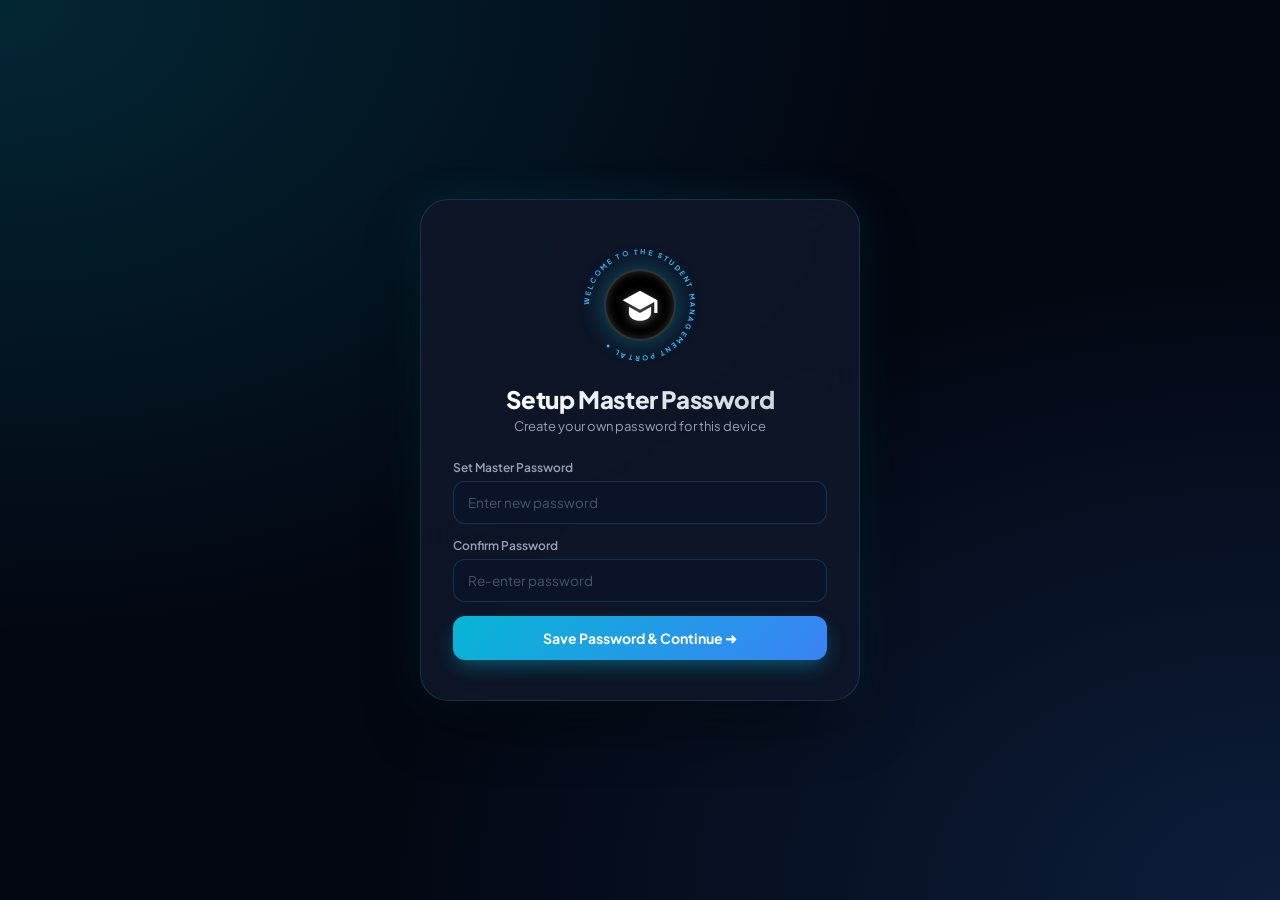
<file: index.html>
<!DOCTYPE html>
<html lang="en">
<head>
  <meta charset="UTF-8" />
  <meta name="viewport" content="width=device-width, initial-scale=1.0" />
  <title>Student Management Portal</title>
  <link href="https://fonts.googleapis.com/css2?family=Plus+Jakarta+Sans:wght@400;500;600;700;800&family=Space+Grotesk:wght@600;700&display=swap" rel="stylesheet">
  <style>
    :root {
      --primary: #06b6d4;
      --primary-dark: #0891b2;
      --accent: #3b82f6;
      --bg: #030712;
      --card-bg: rgba(15, 23, 42, 0.88);
      --input-bg: #0b1329;
      --border: rgba(56, 189, 248, 0.18);
      --text-main: #f8fafc;
      --text-muted: #94a3b8;
      --danger: #f43f5e;
      --success: #10b981;
    }

    * {
      box-sizing: border-box;
      margin: 0;
      padding: 0;
      font-family: 'Plus Jakarta Sans', sans-serif;
    }

    body {
      background-color: var(--bg);
      background-image: 
        radial-gradient(at 0% 0%, rgba(6, 182, 212, 0.18) 0px, transparent 50%),
        radial-gradient(at 100% 100%, rgba(59, 130, 246, 0.18) 0px, transparent 50%);
      color: var(--text-main);
      padding: 24px 14px;
      display: flex;
      justify-content: center;
      align-items: center;
      min-height: 100vh;
    }

    .container {
      width: 100%;
      max-width: 1080px;
      background: var(--card-bg);
      backdrop-filter: blur(24px);
      -webkit-backdrop-filter: blur(24px);
      border-radius: 28px;
      border: 1px solid var(--border);
      padding: 36px 28px;
      box-shadow: 0 25px 60px -12px rgba(0, 0, 0, 0.7), 0 0 45px rgba(6, 182, 212, 0.12);
    }

    .auth-container {
      max-width: 440px;
      padding: 40px 32px;
      text-align: center;
    }

    /* Rotating Circular Badge */
    .header-branding {
      display: flex;
      flex-direction: column;
      align-items: center;
      margin-bottom: 26px;
      text-align: center;
      position: relative;
    }

    .rotating-badge-box {
      position: relative;
      width: 130px;
      height: 130px;
      display: flex;
      align-items: center;
      justify-content: center;
      margin-bottom: 14px;
    }

    .circular-text-svg {
      position: absolute;
      inset: 0;
      width: 100%;
      height: 100%;
      animation: rotateText 16s linear infinite;
    }

    .circular-text-svg text {
      font-family: 'Space Grotesk', sans-serif;
      font-size: 8.5px;
      font-weight: 700;
      letter-spacing: 2.8px;
      fill: #38bdf8;
      text-transform: uppercase;
    }

    @keyframes rotateText {
      from { transform: rotate(0deg); }
      to { transform: rotate(360deg); }
    }

    .core-circle {
      width: 72px;
      height: 72px;
      background: #000000;
      border-radius: 50%;
      display: flex;
      align-items: center;
      justify-content: center;
      box-shadow: 0 0 25px rgba(6, 182, 212, 0.4), inset 0 0 10px rgba(255, 255, 255, 0.2);
      border: 2px solid rgba(255, 255, 255, 0.2);
      z-index: 2;
    }

    .student-svg-icon {
      width: 38px;
      height: 38px;
      fill: #ffffff;
      filter: drop-shadow(0 2px 5px rgba(255, 255, 255, 0.3));
    }

    h2.portal-title {
      font-size: 24px;
      font-weight: 800;
      background: linear-gradient(135deg, #ffffff 0%, #cbd5e1 100%);
      -webkit-background-clip: text;
      -webkit-text-fill-color: transparent;
      letter-spacing: -0.4px;
    }

    p.portal-subtitle {
      font-size: 13px;
      color: var(--text-muted);
      margin-top: 4px;
    }

    /* Auth Forms */
    .auth-form-box {
      display: flex;
      flex-direction: column;
      gap: 14px;
      margin-top: 10px;
    }

    .form-group {
      display: flex;
      flex-direction: column;
      gap: 6px;
      text-align: left;
    }

    .form-group label {
      font-size: 12px;
      font-weight: 600;
      color: var(--text-muted);
    }

    input {
      width: 100%;
      padding: 12px 14px;
      border: 1px solid var(--border);
      border-radius: 12px;
      font-size: 13.5px;
      background: var(--input-bg);
      color: #ffffff;
      outline: none;
      transition: all 0.25s ease;
    }

    input:focus {
      border-color: var(--primary);
      box-shadow: 0 0 0 3px rgba(6, 182, 212, 0.2);
      background: #0f1c3f;
    }

    input::placeholder {
      color: #475569;
    }

    /* Modern Buttons */
    .btn-submit {
      background: linear-gradient(135deg, #06b6d4 0%, #3b82f6 100%);
      color: #ffffff;
      padding: 13px;
      border: none;
      border-radius: 12px;
      font-weight: 700;
      font-size: 14px;
      cursor: pointer;
      box-shadow: 0 8px 20px -4px rgba(6, 182, 212, 0.45);
      transition: all 0.25s ease;
    }

    .btn-submit:hover {
      transform: translateY(-2px);
      box-shadow: 0 12px 25px -4px rgba(6, 182, 212, 0.6);
    }

    .header-actions {
      position: absolute;
      top: 0;
      right: 0;
    }

    .btn-logout {
      background: rgba(244, 63, 94, 0.12);
      color: var(--danger);
      border: 1px solid rgba(244, 63, 94, 0.3);
      padding: 6px 14px;
      border-radius: 8px;
      font-size: 12px;
      font-weight: 600;
      cursor: pointer;
    }

    .btn-logout:hover {
      background: var(--danger);
      color: #ffffff;
    }

    /* Dashboard Layout */
    .student-form {
      display: grid;
      grid-template-columns: repeat(auto-fit, minmax(220px, 1fr));
      gap: 14px;
      background: rgba(11, 19, 41, 0.7);
      border: 1px solid var(--border);
      padding: 22px;
      border-radius: 20px;
      margin-bottom: 24px;
    }

    .student-form .btn-submit {
      grid-column: 1 / -1;
      margin-top: 4px;
    }

    .toolbar {
      display: flex;
      gap: 12px;
      margin-bottom: 20px;
      flex-wrap: wrap;
    }

    .search-input-wrap {
      flex: 1;
      min-width: 260px;
    }

    .btn-export {
      background: rgba(16, 185, 129, 0.15);
      color: var(--success);
      border: 1px solid rgba(16, 185, 129, 0.3);
      padding: 0 18px;
      border-radius: 12px;
      font-weight: 600;
      font-size: 13px;
      cursor: pointer;
    }

    .btn-export:hover {
      background: var(--success);
      color: #ffffff;
    }

    .table-container {
      width: 100%;
      overflow-x: auto;
      border: 1px solid var(--border);
      border-radius: 16px;
      background: rgba(8, 14, 30, 0.75);
    }

    table {
      width: 100%;
      border-collapse: collapse;
      text-align: left;
      font-size: 13px;
      white-space: nowrap;
    }

    th {
      background: rgba(15, 23, 42, 0.95);
      color: var(--text-muted);
      font-weight: 700;
      padding: 14px 16px;
      border-bottom: 1px solid var(--border);
      text-transform: uppercase;
      font-size: 11px;
      letter-spacing: 0.6px;
    }

    td {
      padding: 14px 16px;
      border-bottom: 1px solid rgba(255, 255, 255, 0.05);
      color: #cbd5e1;
    }

    tr:hover td {
      background: rgba(255, 255, 255, 0.02);
    }

    .badge-roll {
      background: rgba(6, 182, 212, 0.15);
      color: #38bdf8;
      padding: 4px 10px;
      border-radius: 8px;
      font-weight: 700;
      border: 1px solid rgba(6, 182, 212, 0.3);
    }

    .btn-delete {
      background: rgba(244, 63, 94, 0.15);
      color: var(--danger);
      border: 1px solid rgba(244, 63, 94, 0.3);
      padding: 6px 14px;
      border-radius: 8px;
      font-size: 12px;
      font-weight: 600;
      cursor: pointer;
    }

    .btn-delete:hover {
      background: var(--danger);
      color: #ffffff;
    }

    .empty-state {
      text-align: center;
      padding: 36px 16px;
      color: var(--text-muted);
    }

    .hidden {
      display: none !important;
    }
  </style>
</head>
<body>

  <!-- Screen 1: Master Password Set / Login -->
  <div class="container auth-container" id="authSection">
    <div class="header-branding">
      <div class="rotating-badge-box">
        <svg class="circular-text-svg" viewBox="0 0 160 160">
          <defs>
            <path id="authCirclePath" d="M 80, 80 m -62, 0 a 62,62 0 1,1 124,0 a 62,62 0 1,1 -124,0" />
          </defs>
          <text>
            <textPath xlink:href="#authCirclePath" startOffset="0%">
              WELCOME TO THE STUDENT MANAGEMENT PORTAL •
            </textPath>
          </text>
        </svg>

        <div class="core-circle">
          <svg class="student-svg-icon" viewBox="0 0 24 24">
            <path d="M12 3L1 9L12 15L21 10.09V17H23V9M5 13.18V17.18C5 19.94 8.13 22 12 22C15.87 22 19 19.94 19 17.18V13.18L12 17L5 13.18Z"/>
          </svg>
        </div>
      </div>

      <h2 class="portal-title" id="authHeaderTitle">Security Check</h2>
      <p class="portal-subtitle" id="authHeaderSubtitle">Create your device master password</p>
    </div>

    <!-- First Time: Create Password -->
    <form class="auth-form-box" id="setupForm">
      <div class="form-group">
        <label>Set Master Password</label>
        <input type="password" id="createPass" placeholder="Enter new password" required />
      </div>
      <div class="form-group">
        <label>Confirm Password</label>
        <input type="password" id="confirmPass" placeholder="Re-enter password" required />
      </div>
      <button type="submit" class="btn-submit">Save Password & Continue ➜</button>
    </form>

    <!-- Subsequent Times: Unlock -->
    <form class="auth-form-box hidden" id="loginForm">
      <div class="form-group">
        <label>Enter Master Password</label>
        <input type="password" id="loginPass" placeholder="Enter password to unlock" required />
      </div>
      <button type="submit" class="btn-submit">Unlock Portal 🔓</button>
    </form>
  </div>

  <!-- Screen 2: Main Student Management Dashboard -->
  <div class="container hidden" id="dashboardSection">
    <div class="header-branding">
      <div class="header-actions">
        <button class="btn-logout" onclick="logoutSession()">Lock Portal 🔒</button>
      </div>

      <div class="rotating-badge-box">
        <svg class="circular-text-svg" viewBox="0 0 160 160">
          <defs>
            <path id="dashCirclePath" d="M 80, 80 m -62, 0 a 62,62 0 1,1 124,0 a 62,62 0 1,1 -124,0" />
          </defs>
          <text>
            <textPath xlink:href="#dashCirclePath" startOffset="0%">
              WELCOME TO THE STUDENT MANAGEMENT PORTAL •
            </textPath>
          </text>
        </svg>

        <div class="core-circle">
          <svg class="student-svg-icon" viewBox="0 0 24 24">
            <path d="M12 3L1 9L12 15L21 10.09V17H23V9M5 13.18V17.18C5 19.94 8.13 22 12 22C15.87 22 19 19.94 19 17.18V13.18L12 17L5 13.18Z"/>
          </svg>
        </div>
      </div>

      <h2 class="portal-title">Student Management Portal</h2>
      <p class="portal-subtitle">Department of Information Technology</p>
    </div>

    <!-- Student Form -->
    <form class="student-form" id="studentForm">
      <div class="form-group">
        <label>Roll Number</label>
        <input type="text" id="rollNo" placeholder="e.g. 210105001" required />
      </div>

      <div class="form-group">
        <label>Student Name</label>
        <input type="text" id="name" placeholder="Full Name" required />
      </div>

      <div class="form-group">
        <label>Branch</label>
        <input type="text" id="branch" placeholder="e.g. Information Technology" required />
      </div>

      <div class="form-group">
        <label>Father's Name</label>
        <input type="text" id="fatherName" placeholder="Father's Full Name" required />
      </div>

      <div class="form-group">
        <label>Mother's Name</label>
        <input type="text" id="motherName" placeholder="Mother's Full Name" required />
      </div>

      <div class="form-group">
        <label>Email Address</label>
        <input type="email" id="email" placeholder="student@example.com" required />
      </div>

      <div class="form-group">
        <label>Aadhaar Number</label>
        <input type="text" id="aadhaarNo" placeholder="12-digit Aadhaar No" maxlength="12" pattern="[0-9]{12}" required />
      </div>

      <div class="form-group">
        <label>APAAR ID</label>
        <input type="text" id="apaarId" placeholder="12-digit APAAR ID" required />
      </div>

      <div class="form-group">
        <label>Student Mobile No</label>
        <input type="tel" id="studentMobile" placeholder="10-digit number" pattern="[0-9]{10}" required />
      </div>

      <div class="form-group">
        <label>Father's Mobile No</label>
        <input type="tel" id="fatherMobile" placeholder="10-digit number" pattern="[0-9]{10}" required />
      </div>

      <button type="submit" class="btn-submit">Register New Student ➜</button>
    </form>

    <!-- Search & Export -->
    <div class="toolbar">
      <div class="search-input-wrap">
        <input 
          type="text" 
          id="searchInput" 
          placeholder="🔍 Search by Roll No, Name, Aadhaar, APAAR ID, or Email..." 
          onkeyup="searchRecords()"
        />
      </div>
      <button class="btn-export" onclick="exportToCSV()">Export to Excel/CSV ⬇</button>
    </div>

    <!-- Table -->
    <div class="table-container">
      <table>
        <thead>
          <tr>
            <th>Roll No</th>
            <th>Name</th>
            <th>Branch</th>
            <th>Father's Name</th>
            <th>Mother's Name</th>
            <th>Email</th>
            <th>Aadhaar No</th>
            <th>APAAR ID</th>
            <th>Student Phone</th>
            <th>Father Phone</th>
            <th>Action</th>
          </tr>
        </thead>
        <tbody id="studentTableBody"></tbody>
      </table>
    </div>
  </div>

  <script>
    // Authentication Logic (Device-Specific Isolation)
    const AUTH_KEY = "portal_device_master_hash";
    const SESSION_KEY = "portal_active_session";

    const authSection = document.getElementById("authSection");
    const dashboardSection = document.getElementById("dashboardSection");
    const setupForm = document.getElementById("setupForm");
    const loginForm = document.getElementById("loginForm");
    const authHeaderTitle = document.getElementById("authHeaderTitle");
    const authHeaderSubtitle = document.getElementById("authHeaderSubtitle");

    function checkAuthFlow() {
      const savedPass = localStorage.getItem(AUTH_KEY);
      const isUnlocked = sessionStorage.getItem(SESSION_KEY);

      if (isUnlocked === "true") {
        showDashboard();
        return;
      }

      authSection.classList.remove("hidden");
      dashboardSection.classList.add("hidden");

      if (!savedPass) {
        // Naya user: password create karega
        setupForm.classList.remove("hidden");
        loginForm.classList.add("hidden");
        authHeaderTitle.innerText = "Setup Master Password";
        authHeaderSubtitle.innerText = "Create your own password for this device";
      } else {
        // Purana user: password enter karega
        setupForm.classList.add("hidden");
        loginForm.classList.remove("hidden");
        authHeaderTitle.innerText = "Security Verification";
        authHeaderSubtitle.innerText = "Enter your password to unlock";
      }
    }

    setupForm.addEventListener("submit", function(e) {
      e.preventDefault();
      const p1 = document.getElementById("createPass").value;
      const p2 = document.getElementById("confirmPass").value;

      if (p1.length < 4) {
        alert("Password must be at least 4 characters long!");
        return;
      }
      if (p1 !== p2) {
        alert("Passwords do not match. Please try again!");
        return;
      }

      localStorage.setItem(AUTH_KEY, btoa(p1));
      sessionStorage.setItem(SESSION_KEY, "true");
      showDashboard();
    });

    loginForm.addEventListener("submit", function(e) {
      e.preventDefault();
      const entered = document.getElementById("loginPass").value;
      const saved = localStorage.getItem(AUTH_KEY);

      if (btoa(entered) === saved) {
        sessionStorage.setItem(SESSION_KEY, "true");
        showDashboard();
      } else {
        alert("Incorrect password! Access denied.");
      }
    });

    function showDashboard() {
      authSection.classList.add("hidden");
      dashboardSection.classList.remove("hidden");
      renderTable(students);
    }

    function logoutSession() {
      sessionStorage.removeItem(SESSION_KEY);
      document.getElementById("loginPass").value = "";
      checkAuthFlow();
    }

    // Student Database Logic
    let students = JSON.parse(localStorage.getItem("students_master_db")) || [];

    const form = document.getElementById("studentForm");
    const tableBody = document.getElementById("studentTableBody");
    const searchInput = document.getElementById("searchInput");

    form.addEventListener("submit", function (e) {
      e.preventDefault();

      const rollNo = document.getElementById("rollNo").value.trim();
      const name = document.getElementById("name").value.trim();
      const branch = document.getElementById("branch").value.trim();
      const fatherName = document.getElementById("fatherName").value.trim();
      const motherName = document.getElementById("motherName").value.trim();
      const email = document.getElementById("email").value.trim();
      const aadhaarNo = document.getElementById("aadhaarNo").value.trim();
      const apaarId = document.getElementById("apaarId").value.trim();
      const studentMobile = document.getElementById("studentMobile").value.trim();
      const fatherMobile = document.getElementById("fatherMobile").value.trim();

      if (students.some(s => s.rollNo.toLowerCase() === rollNo.toLowerCase())) {
        alert("Roll Number already registered!");
        return;
      }
      if (students.some(s => s.aadhaarNo === aadhaarNo)) {
        alert("This Aadhaar Number is already associated with an existing record!");
        return;
      }

      const newRecord = {
        rollNo,
        name,
        branch,
        fatherName,
        motherName,
        email,
        aadhaarNo,
        apaarId,
        studentMobile,
        fatherMobile
      };

      students.push(newRecord);
      localStorage.setItem("students_master_db", JSON.stringify(students));
      
      form.reset();
      renderTable(students);
    });

    function renderTable(data) {
      tableBody.innerHTML = "";

      if (data.length === 0) {
        tableBody.innerHTML = `
          <tr>
            <td colspan="11" class="empty-state">No student records found matching your query.</td>
          </tr>
        `;
        return;
      }

      data.forEach((st) => {
        const tr = document.createElement("tr");
        tr.innerHTML = `
          <td><span class="badge-roll">${st.rollNo}</span></td>
          <td><strong style="color:#ffffff;">${st.name}</strong></td>
          <td>${st.branch}</td>
          <td>${st.fatherName}</td>
          <td>${st.motherName}</td>
          <td>${st.email}</td>
          <td>${st.aadhaarNo}</td>
          <td>${st.apaarId}</td>
          <td>${st.studentMobile}</td>
          <td>${st.fatherMobile}</td>
          <td>
            <button class="btn-delete" onclick="deleteRecord('${st.rollNo}')">Delete</button>
          </td>
        `;
        tableBody.appendChild(tr);
      });
    }

    function deleteRecord(rollNo) {
      if (confirm(`Remove record for Roll Number: ${rollNo}?`)) {
        students = students.filter(s => s.rollNo !== rollNo);
        localStorage.setItem("students_master_db", JSON.stringify(students));
        renderTable(students);
      }
    }

    function searchRecords() {
      const q = searchInput.value.toLowerCase().trim();
      const filtered = students.filter(st => 
        st.rollNo.toLowerCase().includes(q) ||
        st.name.toLowerCase().includes(q) ||
        st.email.toLowerCase().includes(q) ||
        st.aadhaarNo.includes(q) ||
        st.apaarId.toLowerCase().includes(q) ||
        st.studentMobile.includes(q)
      );
      renderTable(filtered);
    }

    function exportToCSV() {
      if (students.length === 0) {
        alert("No student data available to export!");
        return;
      }

      const headers = ["Roll No", "Student Name", "Branch", "Father Name", "Mother Name", "Email", "Aadhaar No", "APAAR ID", "Student Mobile", "Father Mobile"];
      const rows = students.map(s => [
        `"${s.rollNo}"`,
        `"${s.name}"`,
        `"${s.branch}"`,
        `"${s.fatherName}"`,
        `"${s.motherName}"`,
        `"${s.email}"`,
        `"${s.aadhaarNo}"`,
        `"${s.apaarId}"`,
        `"${s.studentMobile}"`,
        `"${s.fatherMobile}"`
      ]);

      const csvContent = "data:text/csv;charset=utf-8," + [headers.join(","), ...rows.map(e => e.join(","))].join("\n");
      const encodedUri = encodeURI(csvContent);
      const link = document.createElement("a");
      link.setAttribute("href", encodedUri);
      link.setAttribute("download", `Student_Records_${new Date().toISOString().slice(0,10)}.csv`);
      document.body.appendChild(link);
      link.click();
      document.body.removeChild(link);
    }

    // App Initialization
    checkAuthFlow();
  </script>
</body>
</html>
</file>
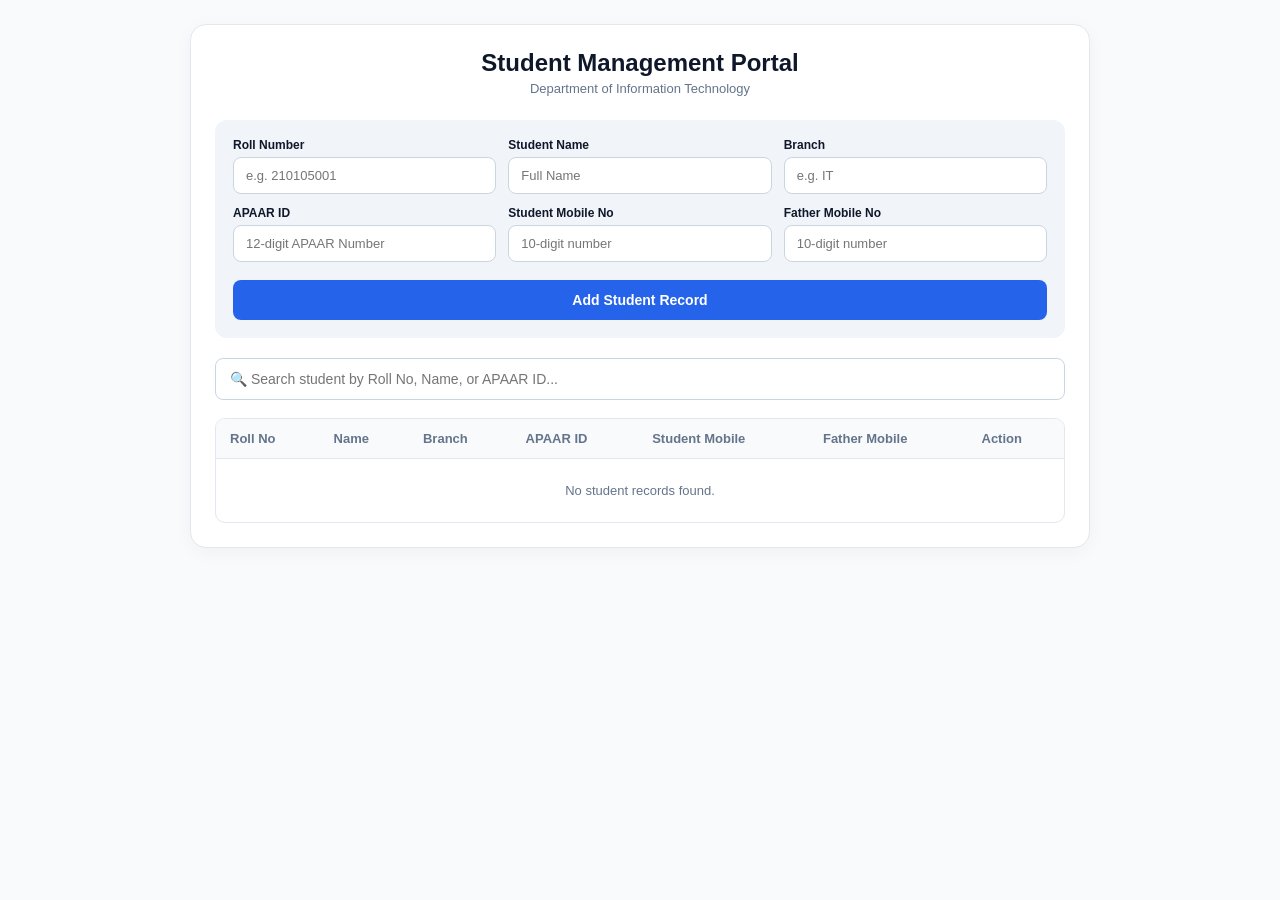
<file: css/index.html>
<!DOCTYPE html>
<html lang="en">
<head>
  <meta charset="UTF-8" />
  <meta name="viewport" content="width=device-width, initial-scale=1.0" />
  <title>Student Management Portal</title>
  <link rel="stylesheet" href="style.css" />
</head>
<body>
  <div class="container">
    <div class="header">
      <h2>Student Management Portal</h2>
      <p>Department of Information Technology</p>
    </div>

    <!-- Student Form -->
    <form class="student-form" id="studentForm">
      <div class="form-group">
        <label>Roll Number</label>
        <input type="text" id="rollNo" placeholder="e.g. 210105001" required />
      </div>

      <div class="form-group">
        <label>Student Name</label>
        <input type="text" id="name" placeholder="Full Name" required />
      </div>

      <div class="form-group">
        <label>Branch</label>
        <input type="text" id="branch" placeholder="e.g. IT" required />
      </div>

      <div class="form-group">
        <label>APAAR ID</label>
        <input type="text" id="apaarId" placeholder="12-digit APAAR Number" required />
      </div>

      <div class="form-group">
        <label>Student Mobile No</label>
        <input type="tel" id="studentMobile" placeholder="10-digit number" pattern="[0-9]{10}" required />
      </div>

      <div class="form-group">
        <label>Father Mobile No</label>
        <input type="tel" id="fatherMobile" placeholder="10-digit number" pattern="[0-9]{10}" required />
      </div>

      <button type="submit" class="btn-submit">Add Student Record</button>
    </form>

    <!-- Search Section -->
    <div class="search-box">
      <input 
        type="text" 
        id="searchInput" 
        placeholder="🔍 Search student by Roll No, Name, or APAAR ID..." 
        onkeyup="searchStudentRecords()"
      />
    </div>

    <!-- Table -->
    <div class="table-container">
      <table>
        <thead>
          <tr>
            <th>Roll No</th>
            <th>Name</th>
            <th>Branch</th>
            <th>APAAR ID</th>
            <th>Student Mobile</th>
            <th>Father Mobile</th>
            <th>Action</th>
          </tr>
        </thead>
        <tbody id="studentTableBody"></tbody>
      </table>
    </div>
  </div>

  <script src="script.js"></script>
</body>
</html>
</file>
<file: css/style.css>
* {
  box-sizing: border-box;
  margin: 0;
  padding: 0;
  font-family: 'Segoe UI', Tahoma, Geneva, Verdana, sans-serif;
}

body {
  background-color: #f8fafc;
  color: #0f172a;
  padding: 24px 14px;
  display: flex;
  justify-content: center;
}

.container {
  width: 100%;
  max-width: 900px;
  background: #ffffff;
  border-radius: 16px;
  border: 1px solid #e2e8f0;
  padding: 24px;
  box-shadow: 0 4px 20px -2px rgba(0, 0, 0, 0.05);
}

.header {
  margin-bottom: 24px;
  text-align: center;
}

.header h2 {
  font-size: 24px;
  font-weight: 700;
  color: #0f172a;
}

.header p {
  font-size: 13px;
  color: #64748b;
  margin-top: 4px;
}

.student-form {
  display: grid;
  grid-template-columns: repeat(auto-fit, minmax(200px, 1fr));
  gap: 12px;
  background: #f1f5f9;
  padding: 18px;
  border-radius: 12px;
  margin-bottom: 20px;
}

.form-group {
  display: flex;
  flex-direction: column;
  gap: 5px;
}

.form-group label {
  font-size: 12px;
  font-weight: 600;
  color: #0f172a;
}

input {
  width: 100%;
  padding: 10px 12px;
  border: 1px solid #cbd5e1;
  border-radius: 8px;
  font-size: 13px;
  background: #ffffff;
  outline: none;
}

input:focus {
  border-color: #2563eb;
}

.btn-submit {
  grid-column: 1 / -1;
  background: #2563eb;
  color: #ffffff;
  padding: 12px;
  border: none;
  border-radius: 8px;
  font-weight: 600;
  font-size: 14px;
  cursor: pointer;
  margin-top: 6px;
}

.btn-submit:hover {
  background: #1d4ed8;
}

.search-box {
  margin-bottom: 18px;
}

.search-box input {
  padding: 12px 14px;
  font-size: 14px;
}

.table-container {
  width: 100%;
  overflow-x: auto;
  border: 1px solid #e2e8f0;
  border-radius: 10px;
}

table {
  width: 100%;
  border-collapse: collapse;
  text-align: left;
  font-size: 13px;
  white-space: nowrap;
}

th {
  background: #f8fafc;
  color: #64748b;
  font-weight: 600;
  padding: 12px 14px;
  border-bottom: 1px solid #e2e8f0;
}

td {
  padding: 12px 14px;
  border-bottom: 1px solid #e2e8f0;
  color: #0f172a;
}

tr:last-child td {
  border-bottom: none;
}

.btn-delete {
  background: #ef4444;
  color: white;
  border: none;
  padding: 6px 12px;
  border-radius: 6px;
  font-size: 12px;
  font-weight: 600;
  cursor: pointer;
}

.btn-delete:hover {
  background: #dc2626;
}

.empty-state {
  text-align: center;
  padding: 24px;
  color: #64748b;
}
</file>
